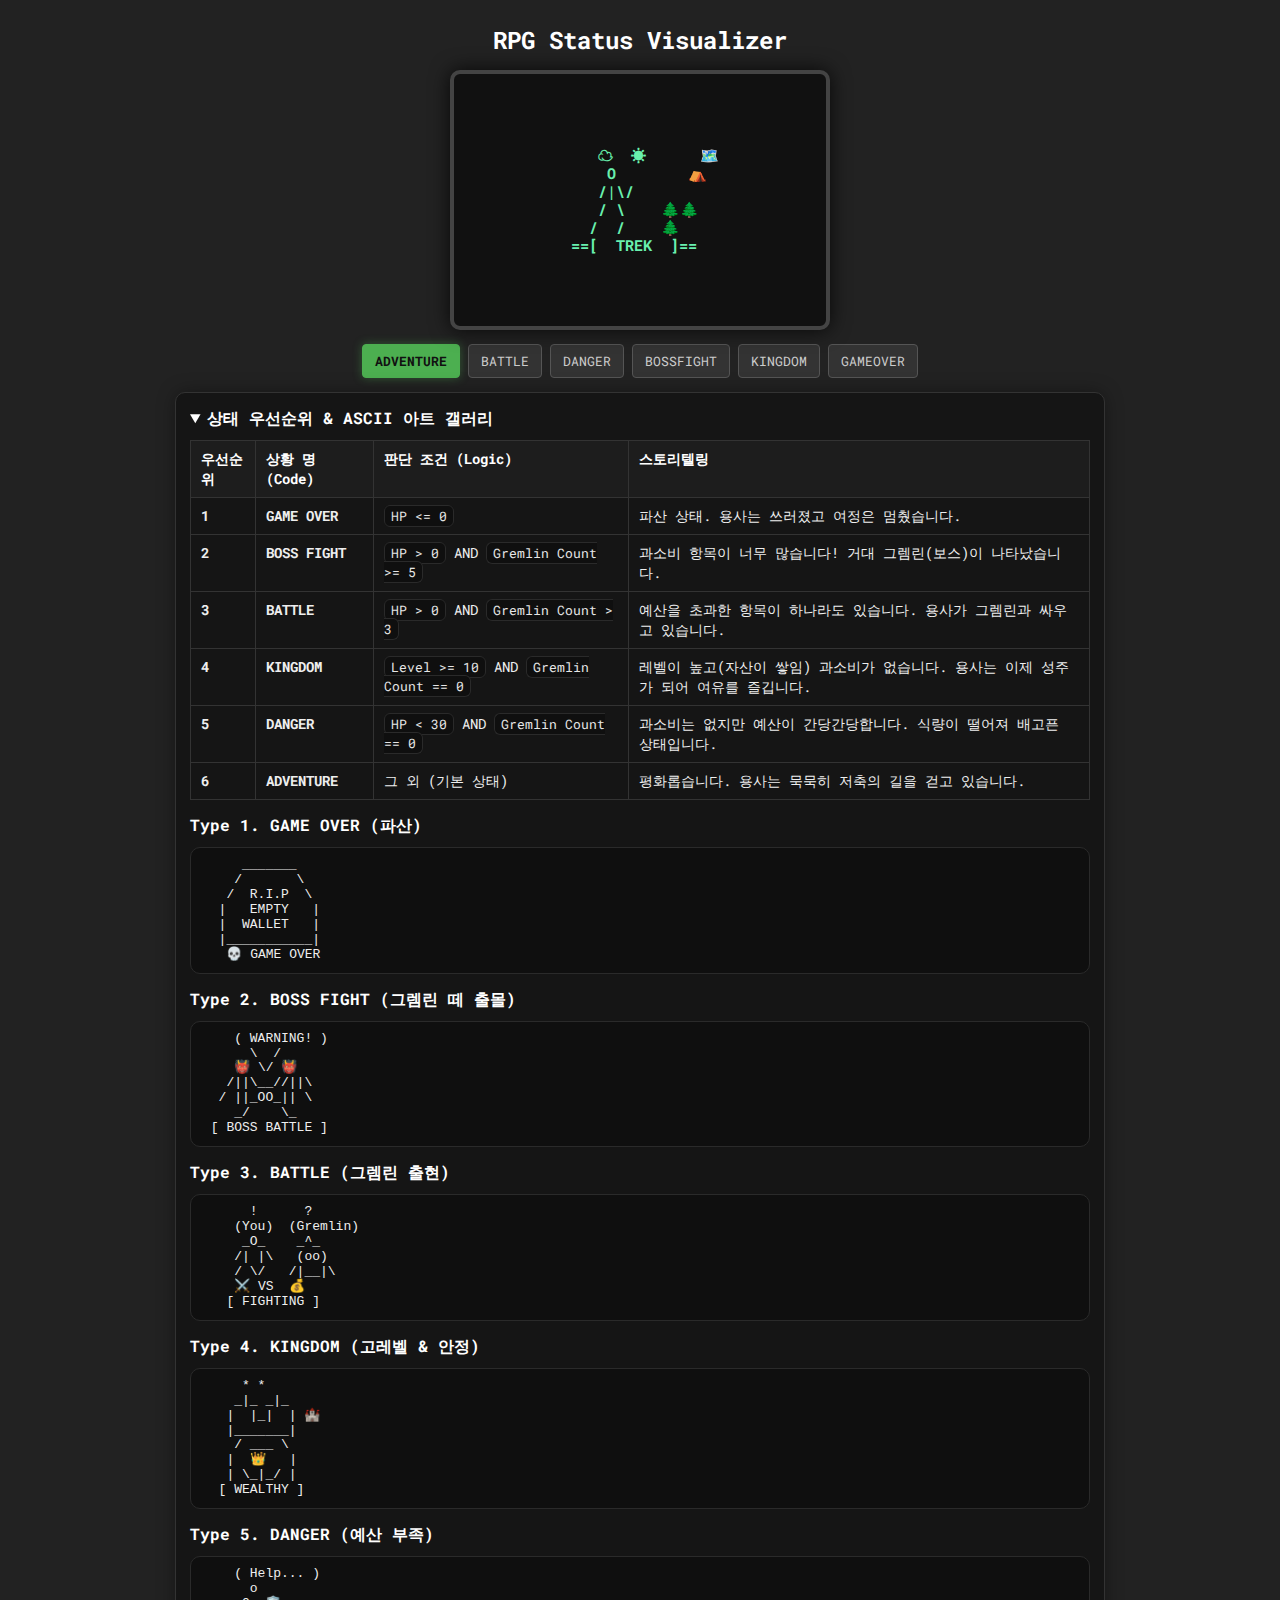
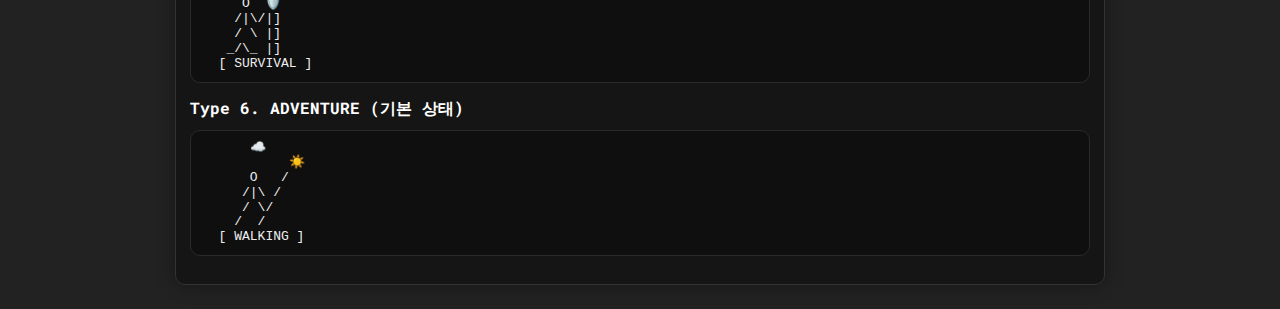
<file: HouseholdLedger/www/rpg_preview.html>
<!DOCTYPE html>
<html lang="ko">
<head>
  <meta charset="UTF-8" />
  <meta name="viewport" content="width=device-width, initial-scale=1.0" />
  <title>RPG Status Visualizer (Fixed)</title>
  <link href="https://fonts.googleapis.com/css2?family=Roboto+Mono:wght@400;700&display=swap" rel="stylesheet">

  <style>
    body {
      background-color: #222;
      color: #eee;
      font-family: 'Roboto Mono', monospace;
      display: flex;
      flex-direction: column;
      align-items: center;
      justify-content: flex-start;
      min-height: 100vh;
      margin: 0;
      padding: 24px 12px;
      box-sizing: border-box;
      gap: 14px;
    }

    h1 {
      margin: 0;
      font-size: 1.5rem;
      color: #fff;
      text-align: center;
    }

    /* 레트로 단말기 스타일 화면 */
    #screen-container {
      background-color: #111;
      border: 4px solid #444;
      border-radius: 10px;
      padding: 16px;
      box-shadow: 0 0 20px rgba(0,0,0,0.8);
      width: 340px;
      height: 220px;
      display: flex;
      align-items: center;
      justify-content: center;
      position: relative;
      overflow: hidden;
    }

    #screen {
      font-family: 'Roboto Mono', monospace;
      white-space: pre;
      font-size: 15px;
      line-height: 1.2;
      font-weight: 700;
    }

    /* 상태별 색상 */
    .state-danger #screen { color: #ff5252; text-shadow: 0 0 5px #ff5252; }
    .state-bossFight #screen { color: #ff1744; text-shadow: 0 0 8px #ff1744; }
    .state-battle #screen { color: #ffab40; }
    .state-kingdom #screen { color: #ffd740; text-shadow: 0 0 5px #ffd740; }
    .state-gameOver #screen { color: #9e9e9e; }
    .state-adventure #screen { color: #69f0ae; }

    /* 컨트롤 버튼 영역 */
    .controls {
      display: flex;
      flex-wrap: wrap;
      gap: 8px;
      justify-content: center;
      max-width: 600px;
      padding: 0 10px;
    }

    button {
      background-color: #333;
      border: 1px solid #555;
      color: #ccc;
      padding: 8px 12px;
      border-radius: 4px;
      cursor: pointer;
      font-family: 'Roboto Mono', monospace;
      font-size: 0.8rem;
      transition: all 0.2s;
    }

    button:hover {
      background-color: #444;
      color: #fff;
    }

    button.active {
      background-color: #4caf50;
      border-color: #4caf50;
      color: #111;
      font-weight: 700;
      box-shadow: 0 0 10px rgba(76, 175, 80, 0.4);
    }

    /* 상태별 버튼 활성 색상 */
    button[data-key="gameOver"].active { background-color: #9e9e9e; border-color: #9e9e9e; color:#111; }
    button[data-key="bossFight"].active { background-color: #ff1744; border-color: #ff1744; color: white; }
    button[data-key="battle"].active { background-color: #ffab40; border-color: #ffab40; color:#111; }
    button[data-key="kingdom"].active { background-color: #ffd740; border-color: #ffd740; color:#111; }
    button[data-key="danger"].active { background-color: #ff5252; border-color: #ff5252; color: white; }

    /* 설명/표 영역 (마크다운 대신 HTML로) */
    .panel {
      width: min(900px, 96vw);
      background: #151515;
      border: 1px solid #333;
      border-radius: 10px;
      padding: 14px;
      box-shadow: 0 0 18px rgba(0,0,0,0.35);
      overflow: auto;
    }

    details > summary {
      cursor: pointer;
      user-select: none;
      font-weight: 700;
      color: #fff;
      margin-bottom: 10px;
    }

    table {
      width: 100%;
      border-collapse: collapse;
      margin: 10px 0 14px;
      font-size: 0.9rem;
    }

    th, td {
      border: 1px solid #333;
      padding: 8px 10px;
      vertical-align: top;
    }

    th {
      background: #1d1d1d;
      color: #fff;
      text-align: left;
      position: sticky;
      top: 0;
    }

    code {
      background: #0f0f0f;
      border: 1px solid #2a2a2a;
      padding: 1px 6px;
      border-radius: 6px;
      font-family: 'Roboto Mono', monospace;
      font-size: 0.9em;
      color: #e6e6e6;
    }

    pre.ascii {
      background: #0f0f0f;
      border: 1px solid #2a2a2a;
      border-radius: 10px;
      padding: 10px 12px;
      margin: 10px 0 14px;
      white-space: pre;
      overflow: auto;
      line-height: 1.15;
    }

    .ascii-title {
      margin: 14px 0 6px;
      font-weight: 700;
      color: #fff;
    }
  </style>
</head>

<body>
  <h1>RPG Status Visualizer</h1>

  <div id="screen-container">
    <div id="screen"></div>
  </div>

  <div class="controls" id="btn-group"></div>

  <div class="panel">
    <details open>
      <summary>상태 우선순위 &amp; ASCII 아트 갤러리</summary>

      <table aria-label="status-priority-table">
        <thead>
          <tr>
            <th>우선순위</th>
            <th>상황 명 (Code)</th>
            <th>판단 조건 (Logic)</th>
            <th>스토리텔링</th>
          </tr>
        </thead>
        <tbody>
          <tr>
            <td><b>1</b></td>
            <td><b>GAME OVER</b></td>
            <td><code>HP &lt;= 0</code></td>
            <td>파산 상태. 용사는 쓰러졌고 여정은 멈췄습니다.</td>
          </tr>
          <tr>
            <td><b>2</b></td>
            <td><b>BOSS FIGHT</b></td>
            <td><code>HP &gt; 0</code> AND <code>Gremlin Count &gt;= 5</code></td>
            <td>과소비 항목이 너무 많습니다! 거대 그렘린(보스)이 나타났습니다.</td>
          </tr>
          <tr>
            <td><b>3</b></td>
            <td><b>BATTLE</b></td>
            <td><code>HP &gt; 0</code> AND <code>Gremlin Count &gt; 3</code></td>
            <td>예산을 초과한 항목이 하나라도 있습니다. 용사가 그렘린과 싸우고 있습니다.</td>
          </tr>
          <tr>
            <td><b>4</b></td>
            <td><b>KINGDOM</b></td>
            <td><code>Level &gt;= 10</code> AND <code>Gremlin Count == 0</code></td>
            <td>레벨이 높고(자산이 쌓임) 과소비가 없습니다. 용사는 이제 성주가 되어 여유를 즐깁니다.</td>
          </tr>
          <tr>
            <td><b>5</b></td>
            <td><b>DANGER</b></td>
            <td><code>HP &lt; 30</code> AND <code>Gremlin Count == 0</code></td>
            <td>과소비는 없지만 예산이 간당간당합니다. 식량이 떨어져 배고픈 상태입니다.</td>
          </tr>
          <tr>
            <td><b>6</b></td>
            <td><b>ADVENTURE</b></td>
            <td>그 외 (기본 상태)</td>
            <td>평화롭습니다. 용사는 묵묵히 저축의 길을 걷고 있습니다.</td>
          </tr>
        </tbody>
      </table>

      <div class="ascii-title">Type 1. GAME OVER (파산)</div>
      <pre class="ascii">     _______
    /       \
   /  R.I.P  \
  |   EMPTY   |
  |  WALLET   |
  |___________|
   💀 GAME OVER</pre>

      <div class="ascii-title">Type 2. BOSS FIGHT (그렘린 떼 출몰)</div>
      <pre class="ascii">    ( WARNING! )
      \  /
    👹 \/ 👹
   /||\__//||\
  / ||_OO_|| \
    _/    \_
 [ BOSS BATTLE ]</pre>

      <div class="ascii-title">Type 3. BATTLE (그렘린 출현)</div>
      <pre class="ascii">      !      ?
    (You)  (Gremlin)
     _O_    _^_
    /| |\   (oo)
    / \/   /|__|\
    ⚔️ VS  💰
   [ FIGHTING ]</pre>

      <div class="ascii-title">Type 4. KINGDOM (고레벨 &amp; 안정)</div>
      <pre class="ascii">     * *
    _|_ _|_
   |  |_|  | 🏰
   |_______|
    / ___ \
   |  👑   |
   | \_|_/ |
  [ WEALTHY ]</pre>

      <div class="ascii-title">Type 5. DANGER (예산 부족)</div>
      <pre class="ascii">    ( Help... )
      o
     O  🛡️
    /|\/|]
    / \ |]
   _/\_ |]
  [ SURVIVAL ]</pre>

      <div class="ascii-title">Type 6. ADVENTURE (기본 상태)</div>
      <pre class="ascii">      ☁️
           ☀️
      O   /
     /|\ /
     / \/
    /  /
  [ WALKING ]</pre>
    </details>
  </div>

  <script>
    const RPG_STATUS_FRAMES = {
      adventure: [
String.raw`    ☁  ☀      🗺️
     O        ⛺
    /|\/
    / \    🌲
   /  /    🌲
 ==[  WALK  ]==`,
String.raw`    ☁  ☀      🗺️
     O        ⛺
    /|\_
    / \    🌲
   /  /    🌲
 ==[  STEP  ]==`,
String.raw`    ☁  ☀      🗺️
     O        ⛺
    /|\/
    / \    🌲🌲
   /  /    🌲
 ==[  TREK  ]==`,
String.raw`    ☁  ☀      🗺️
     O \      ⛺
    /|\/
    / \   🌲🌲
   /  /    🌲
 ==[  RUN!  ]==`,
String.raw`    ☁  ☀      🗺️
      O       ⛺
     /|\/
     / \   🌲🌲
    /  /   🌲
  ==[  DASH  ]==`,
String.raw`    ☁  ☀      🗺️
      O       ⛺
     /|\_
     / \   🌲
    /  /  🌲🌲
  ==[ SPRINT ]==`
      ],

      battle: [
String.raw`  YOU ⚔ GREMLIN
   _O_     _^_ _^_
  /| |\   (oo)(oo)
   / \    /|__||__\
 ==[ FIGHT ON! ]==`,
String.raw`  YOU ⚔ GREMLIN
    _O_    _^_ _^_
   /| |\  (><)(oo)
    / \   /|__||__\
 ==[  CLASH!!  ]==`,
String.raw`  YOU ⚔ GREMLIN
    _O_   _^_ _^_
   /| |\ (oo)(><)
    / \  /|__||__\
 ==[ STRIKE!!  ]==`,
String.raw`  YOU ⚔ GREMLIN
    _O_💥_^_ _^_
   /| |\ (xx)(oo)
    / \  /|__||__\
 ==[ COLLIDE!  ]==`,
String.raw`  YOU ⚔ GREMLIN
    _O_💥 _^_ _^_
   /| |\  (><)(xx)
    / \   /|__||__\
 ==[ IMPACT!!  ]==`,
String.raw`  YOU ⚔ GREMLIN
    _O_⚔️💥_^_ _^_
   /| |\  (xx)(xx)
    / \   /|__||__\
 ==[ SMASH!!   ]==`
      ],

      danger: [
String.raw`  (Help...!)
   O    🌩️🌩️
  /|\   |]
  / \   |]
_/   \_ |]
==[ DANGER ]==`,
String.raw`  (Hold on!)
   O   🌩️🌩️
  /|\  |]
  / \  |]
_/   \_|]
==[ ALERT  ]==`,
String.raw`  (Brace!)
   O  🌩️🌩️
  /|\  |]
  / \  |]
_/   \_|]
==[ WARNING ]==`,
String.raw`  (⚡ ZAP!)
   O ⚡🌩️
  /|\  |]
  / \  |]
_/   \_|]
==[ STRUCK ]==`,
String.raw`  (⚡ HIT!!)
   O⚡⚡
  /|\  |]
  / \ _|]
_/   \_|]
==[ SHOCK! ]==`,
String.raw`  (⚡ RUMBLE)
   ⚡   ⚡
  /|\  |]
  / \ _|]
_/   \_|]
==[ SURVIVE]==`
      ],

      bossFight: [
String.raw` (⚠ WARNING ⚠)
   🐉🔥🔥🔥🔥
 /|__||__||__|\
/   BOSS RAID  \
\____/___\_____/`,
String.raw` (⚠ WARNING ⚠)
   🐲🔥🔥🔥🔥
 /|__||__||__|\
/  BOSS STRIKE \
\____/___\_____/`,
String.raw` (⚠ WARNING ⚠)
   🐉🔥🔥🔥💥
 /|__||__||__|\
/  BOSS STRIKE \
\____/___\_____/`,
String.raw` (⚠ WARNING ⚠)
   🐲🔥🔥💥🔥
 /|__||__||__|\
/  BOSS STRIKE \
\____/___\_____/`,
String.raw` (⚠ WARNING ⚠)
   🐉🔥💥🔥🔥
 /|__||__||__|\
/  BOSS ATTACK \
\____/___\_____/`,
String.raw` (⚠ WARNING ⚠)
   🐲💥🔥🔥🔥
 /|__||__||__|\
/  BOSS ATTACK \
\____/___\_____/`
      ],

      kingdom: [
String.raw`      /\  /\
     /__\/__\ 🏰
     |  __  | 💰
     | |__| | 💎
     |  👑  | ✨
     |______| ✨
  ==[ WEALTH ]==`,
String.raw`      /\  /\
     /__\/__\ 🏰
     |  __  | 💰
     | |__| | 💎
     |  👑  | ✨
     |______| ✨
  ==[  GLORY ]==`,
String.raw`      /\  /\
     /__\/__\ 🏰
     |  __  | 💰
     | |__| | 💎
     |  👑  | ✨
     |______| ✨
  ==[  HONOR ]==`,
String.raw`      /\  /\
     /__\/__\ 🏰
     |  __  | 💰
     | |__| | 💎
     |  👑  | 🎆
     |______| 🎆
  ==[ FESTIVAL]==`,
String.raw`      /\  /\
     /__\/__\ 🏰
     |  __  | 💰
     | |__| | 💎
     |  👑  | 🎇
     |______| ✨
  ==[ SPARKS ]==`,
String.raw`      /\  /\
     /__\/__\ 🏰
     |  __  | 💰
     | |__| | 💎
     |  👑  | ✨
     |______| 🎇
  ==[ CELEBRATE]==`
      ],

      gameOver: [
String.raw`     _________
    /  R.I.P. /|
   / ________/ |
   |  EMPTY  | |
   |  WALLET | |
   |_________|/
    ⚰️ GAME OVER
   ─────────────`,
String.raw`     _________
    /  R.I.P. /|
   / ________/ |
   |  EMPTY  | |
   |  WALLET | |
   |_________|/
    ☠️ GAME OVER
   ─────────────`,
String.raw`     _________
    /  R.I.P. /|
   / ________/ |
   |  EMPTY  | |
   |  WALLET | |
   |_________|/
    🕯️ GAME OVER
   ─────────────`
      ]
    };

    let intervalId = null;
    const screen = document.getElementById('screen');
    const container = document.getElementById('screen-container');
    const btnGroup = document.getElementById('btn-group');

    function playAnimation(stateKey) {
      if (intervalId) clearInterval(intervalId);

      // 색상 클래스 적용
      container.className = '';
      container.classList.add(`state-${stateKey}`);

      const frames = RPG_STATUS_FRAMES[stateKey] ?? [];
      if (frames.length === 0) {
        screen.textContent = 'NO FRAMES';
        return;
      }

      let frameIndex = 0;
      screen.textContent = frames[0];

      intervalId = setInterval(() => {
        frameIndex = (frameIndex + 1) % frames.length;
        screen.textContent = frames[frameIndex];
      }, 250);
    }

    // 버튼 생성
    const order = ['adventure', 'battle', 'danger', 'bossFight', 'kingdom', 'gameOver'];

    order.forEach((key) => {
      if (!RPG_STATUS_FRAMES[key]) return;

      const btn = document.createElement('button');
      btn.textContent = key.toUpperCase();
      btn.dataset.key = key;

      btn.onclick = () => {
        // 이 페이지의 버튼만 active 제거
        btnGroup.querySelectorAll('button').forEach(b => b.classList.remove('active'));
        btn.classList.add('active');
        playAnimation(key);
      };

      btnGroup.appendChild(btn);
    });

    // 초기 실행
    const startBtn = btnGroup.querySelector('button[data-key="adventure"]');
    if (startBtn) startBtn.click();
  </script>
</body>
</html>
</file>
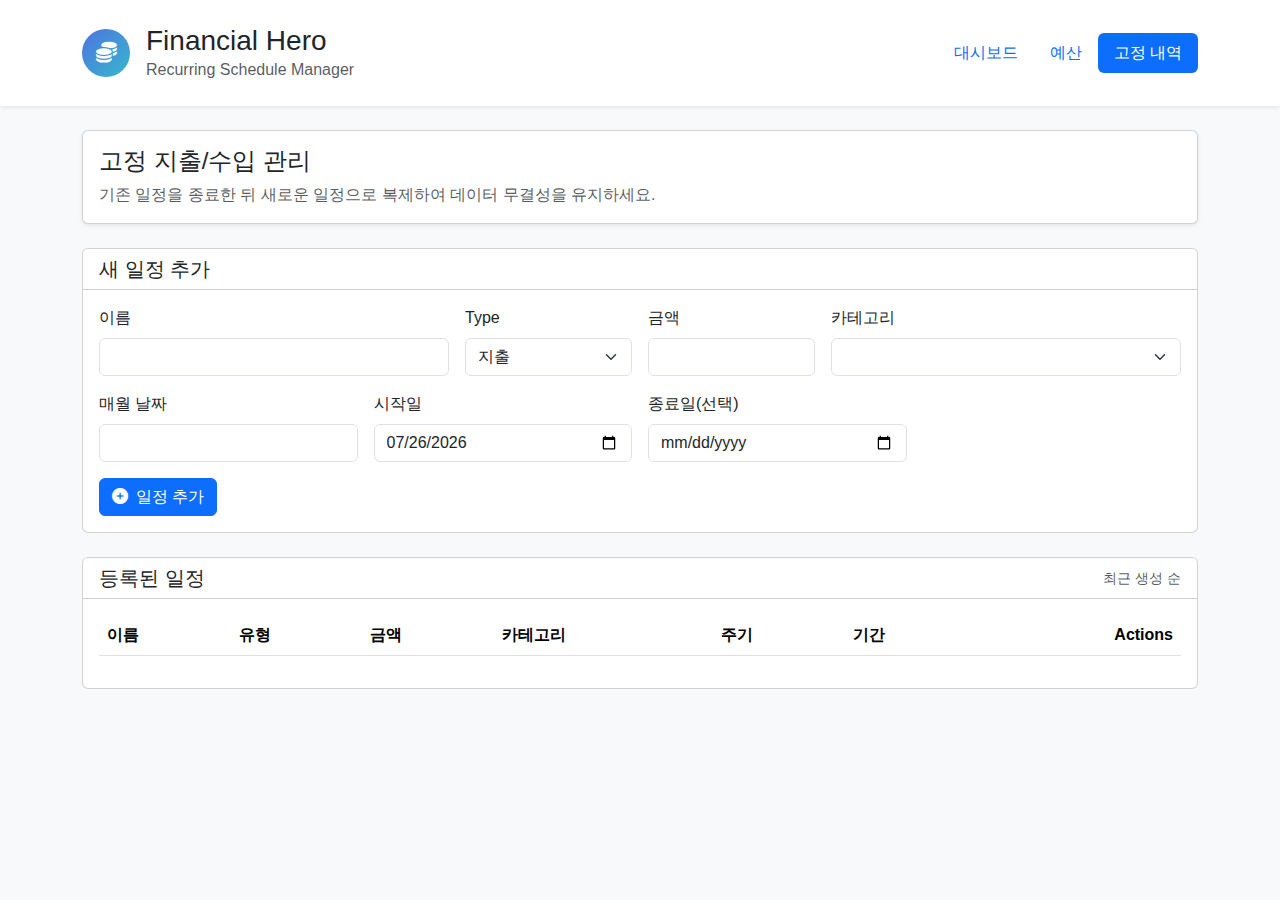
<file: HouseholdLedger/www/schedules.html>
<!DOCTYPE html>
<html lang="en">
<head>
  <meta charset="UTF-8" />
  <meta name="viewport" content="width=device-width, initial-scale=1" />
  <title>Financial Hero - Schedules</title>
  <link
    href="https://cdn.jsdelivr.net/npm/bootstrap@5.3.3/dist/css/bootstrap.min.css"
    rel="stylesheet"
  />
  <link
    rel="stylesheet"
    href="https://cdnjs.cloudflare.com/ajax/libs/font-awesome/6.5.2/css/all.min.css"
  />
  <link rel="stylesheet" href="style.css" />
</head>
<body class="bg-light">
  <header class="py-4 mb-4 shadow-sm bg-white">
    <div class="container d-flex flex-wrap align-items-center justify-content-between gap-3">
      <div class="d-flex align-items-center gap-3">
        <div class="logo-circle text-white"><i class="fa-solid fa-coins"></i></div>
        <div>
          <h1 class="h3 mb-0">Financial Hero</h1>
          <p class="text-muted mb-0">Recurring Schedule Manager</p>
        </div>
      </div>
      <nav class="nav nav-pills">
        <a class="nav-link" href="index.html">대시보드</a>
        <a class="nav-link" href="budget.html">예산</a>
        <a class="nav-link active" href="schedules.html">고정 내역</a>
      </nav>
    </div>
  </header>

  <main class="container pb-5">
    <section class="card mb-4 shadow-sm">
      <div class="card-body">
        <h4 class="mb-2">고정 지출/수입 관리</h4>
        <p class="text-muted mb-0">
          기존 일정을 종료한 뒤 새로운 일정으로 복제하여 데이터 무결성을 유지하세요.
        </p>
      </div>
    </section>

    <section class="card mb-4">
      <div class="card-header bg-white">
        <h5 class="mb-0">새 일정 추가</h5>
      </div>
      <div class="card-body">
        <form class="row g-3" id="schedule-form" onsubmit="event.preventDefault();">
          <div class="col-md-4">
            <label class="form-label" for="schedule-name">이름</label>
            <input class="form-control" id="schedule-name" type="text" required />
          </div>
          <div class="col-md-2">
            <label class="form-label" for="schedule-type">Type</label>
            <select class="form-select" id="schedule-type">
              <option value="EXPENSE">지출</option>
              <option value="INCOME">수입</option>
              <option value="TRANSFER">저축</option>
            </select>
          </div>
          <div class="col-md-2">
            <label class="form-label" for="schedule-amount">금액</label>
            <input class="form-control" id="schedule-amount" type="number" min="0" required />
          </div>
          <div class="col-md-4">
            <label class="form-label" for="schedule-category">카테고리</label>
            <select class="form-select" id="schedule-category"></select>
          </div>
          <div class="col-md-3">
            <label class="form-label" for="schedule-day">매월 날짜</label>
            <input class="form-control" id="schedule-day" type="number" min="1" max="31" required />
          </div>
          <div class="col-md-3">
            <label class="form-label" for="schedule-start">시작일</label>
            <input class="form-control" id="schedule-start" type="date" required />
          </div>
          <div class="col-md-3">
            <label class="form-label" for="schedule-end">종료일(선택)</label>
            <input class="form-control" id="schedule-end" type="date" />
          </div>
          <div class="col-12">
            <button class="btn btn-primary" type="submit" id="save-schedule-btn">
              <i class="fa-solid fa-circle-plus me-2"></i>일정 추가
            </button>
          </div>
        </form>
      </div>
    </section>

    <section class="card">
      <div class="card-header bg-white d-flex justify-content-between align-items-center">
        <h5 class="mb-0">등록된 일정</h5>
        <span class="text-muted small">최근 생성 순</span>
      </div>
      <div class="card-body table-responsive">
        <table class="table align-middle">
          <thead>
            <tr>
              <th>이름</th>
              <th>유형</th>
              <th>금액</th>
              <th>카테고리</th>
              <th>주기</th>
              <th>기간</th>
              <th class="text-end">Actions</th>
            </tr>
          </thead>
          <tbody id="schedule-list"></tbody>
        </table>
      </div>
    </section>
  </main>

  <script src="https://cdn.jsdelivr.net/npm/bootstrap@5.3.3/dist/js/bootstrap.bundle.min.js"></script>
  <script src="schedules.js"></script>
</body>
</html>
</file>
<file: HouseholdLedger/www/style.css>
body {
  font-family: "Inter", "Segoe UI", sans-serif;
}

.logo-circle {
  width: 48px;
  height: 48px;
  border-radius: 50%;
  background: linear-gradient(135deg, #4e73df, #36b9cc);
  display: flex;
  align-items: center;
  justify-content: center;
  font-size: 1.3rem;
}

.summary-card {
  border: none;
  box-shadow: 0 10px 20px rgba(0, 0, 0, 0.06);
}

.text-income {
  color: #1e88e5;
}

.text-expense {
  color: #e53935;
}

.text-transfer {
  color: #43a047;
}

.ledger-table {
  overflow-x: auto;
}

.table td,
.table th {
  vertical-align: middle;
}

.badge-type {
  text-transform: uppercase;
  font-size: 0.75rem;
  letter-spacing: 0.04em;
}

.chart-empty {
  min-height: 220px;
  display: flex;
  align-items: center;
  justify-content: center;
  color: #9aa0a6;
  font-size: 0.95rem;
}

.month-nav {
  padding: 0.5rem 1rem;
}

.chart-card {
  border-radius: 16px;
  background: #f8f9fc;
  padding: 1rem;
}

.memo-cell {
  max-width: 260px;
}

.memo-preview {
  display: inline-block;
  max-width: 100%;
  overflow: hidden;
  text-overflow: ellipsis;
  white-space: nowrap;
  text-decoration: none;
  color: inherit;
}

.memo-preview:hover {
  text-decoration: underline;
}

.category-chip-group {
  display: flex;
  flex-wrap: wrap;
  gap: 0.5rem;
}

.category-chip {
  border: 1px solid #d0d7de;
  background: #f6f8fa;
  color: #24292f;
  border-radius: 999px;
  padding: 0.35rem 0.9rem;
  font-size: 0.85rem;
  transition: all 0.2s ease;
}

.filter-row .form-label {
  font-weight: 600;
}

.filter-label-row {
  display: flex;
  align-items: center;
  justify-content: space-between;
  gap: 0.75rem;
  margin-bottom: 0.5rem;
}

.filter-type-options {
  padding-top: 0.15rem;
}

.category-chip.active {
  background: #1e88e5;
  color: #fff;
  border-color: #1e88e5;
  box-shadow: 0 4px 12px rgba(30, 136, 229, 0.25);
}

.category-chip:focus-visible {
  outline: 3px solid rgba(30, 136, 229, 0.35);
  outline-offset: 2px;
}
</file>
